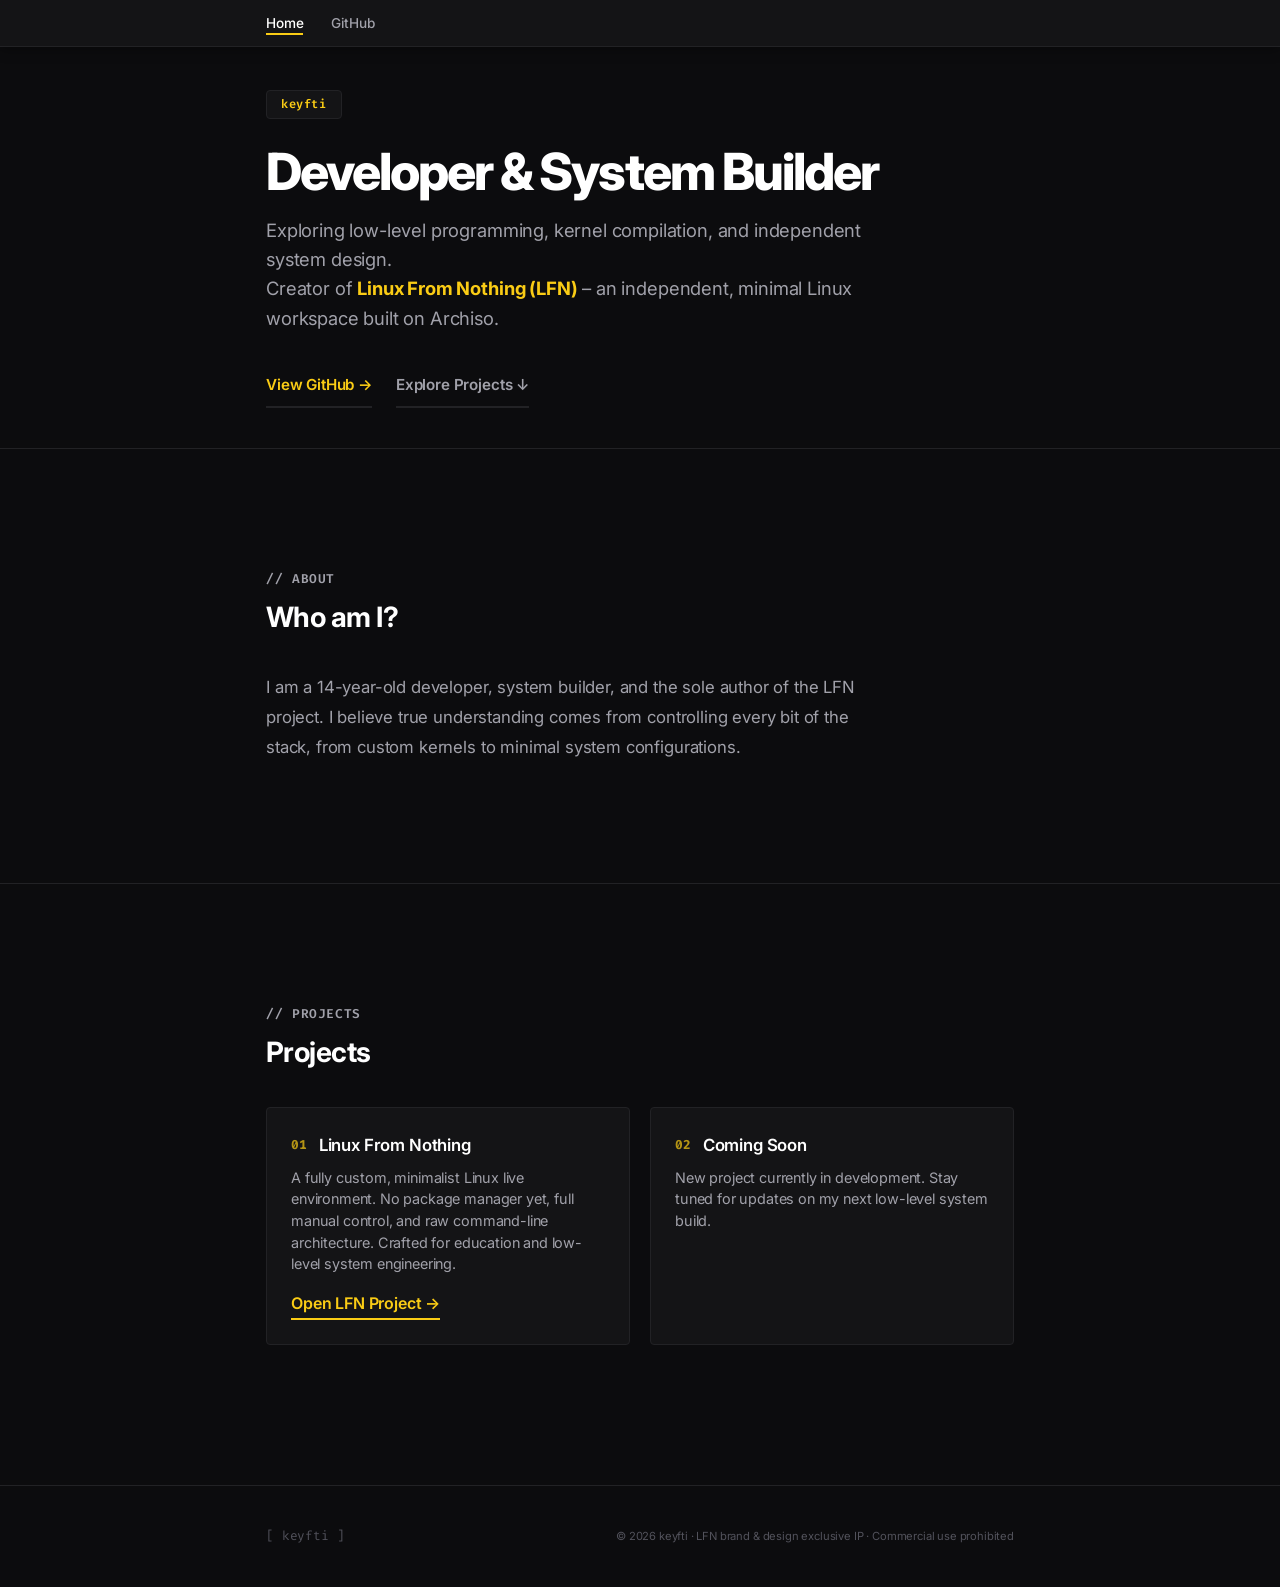
<file: index.html>
<!DOCTYPE html>
<html lang="en">
<head>
    <meta charset="UTF-8">
    <meta name="viewport" content="width=device-width, initial-scale=1.0">
    <title>keyfti · Developer</title>
    <link rel="preconnect" href="https://fonts.googleapis.com">
    <link rel="preconnect" href="https://fonts.gstatic.com" crossorigin>
    <link href="https://fonts.googleapis.com/css2?family=Fira+Code:wght@400;600&family=Inter:wght@400;500;600;700;800&display=swap" rel="stylesheet">
    <link rel="stylesheet" href="style.css">
</head>
<body>

    <nav class="navbar">
        <div class="container nav-container">
            <ul class="nav-links">
                <li><a href="index.html" class="active-link" id="nav-home">Home</a></li>
                <li><a href="https://github.com/keyfti">GitHub</a></li>
            </ul>
        </div>
    </nav>

    <header class="hero" id="hero">
        <div class="container">
            <div class="hero-content">
                <div class="badge fade-in-up delay-1">keyfti</div>
                <h1 class="fade-in-up delay-2">Developer & System Builder</h1>
                <p class="hero-text fade-in-up delay-3">
                    Exploring low-level programming, kernel compilation, and independent system design.<br>
                    Creator of <strong style="color: #facc15;">Linux From Nothing (LFN)</strong> – an independent, minimal Linux workspace built on Archiso.
                </p>
                <div class="hero-buttons fade-in-up delay-4">
                    <a href="https://github.com/keyfti" class="btn-primary">View GitHub &rarr;</a>
                    <a href="#projects" class="btn-secondary">Explore Projects &darr;</a>
                </div>
            </div>
        </div>
    </header>

    <section id="about" class="about fade-in-up visible">
        <div class="container">
            <div class="section-label">// ABOUT</div>
            <h2 class="section-title">Who am I?</h2>
            <p style="color: var(--text-muted); font-size: 1.05rem; max-width: 600px; line-height: 1.8;">
                I am a 14-year-old developer, system builder, and the sole author of the LFN project. I believe true understanding comes from controlling every bit of the stack, from custom kernels to minimal system configurations.
            </p>
        </div>
    </section>

    <section id="projects" class="features fade-in-up visible">
        <div class="container">
            <div class="section-label">// PROJECTS</div>
            <h2 class="section-title">Projects</h2>
            <div class="grid">
                <div class="card">
                    <div class="card-header">
                        <span class="card-num">01</span>
                        <h3>Linux From Nothing</h3>
                    </div>
                    <p>
                        A fully custom, minimalist Linux live environment. No package manager yet, full manual control, and raw command-line architecture. Crafted for education and low-level system engineering.
                    </p>
                    <a href="https://keyfti.github.io/linux-from-nothing/" style="display: inline-block; margin-top: 16px; color: #facc15; font-weight: 600; border-bottom: 2px solid #facc15; padding-bottom: 2px; text-decoration: none;">Open LFN Project &rarr;</a>
                </div>

                <div class="card">
                    <div class="card-header">
                        <span class="card-num">02</span>
                        <h3>Coming Soon</h3>
                    </div>
                    <p>New project currently in development. Stay tuned for updates on my next low-level system build.</p>
                </div>
            </div>
        </div>
    </section>

    <footer>
        <div class="container">
            <div class="footer-content">
                <span class="footer-brand">[ keyfti ]</span>
                <span class="footer-license" style="text-align: right; font-size: 0.7rem;">
                    &copy; 2026 keyfti · LFN brand &amp; design exclusive IP · Commercial use prohibited
                </span>
            </div>
        </div>
    </footer>

    <script src="script.js"></script>
</body>
</html>
</file>
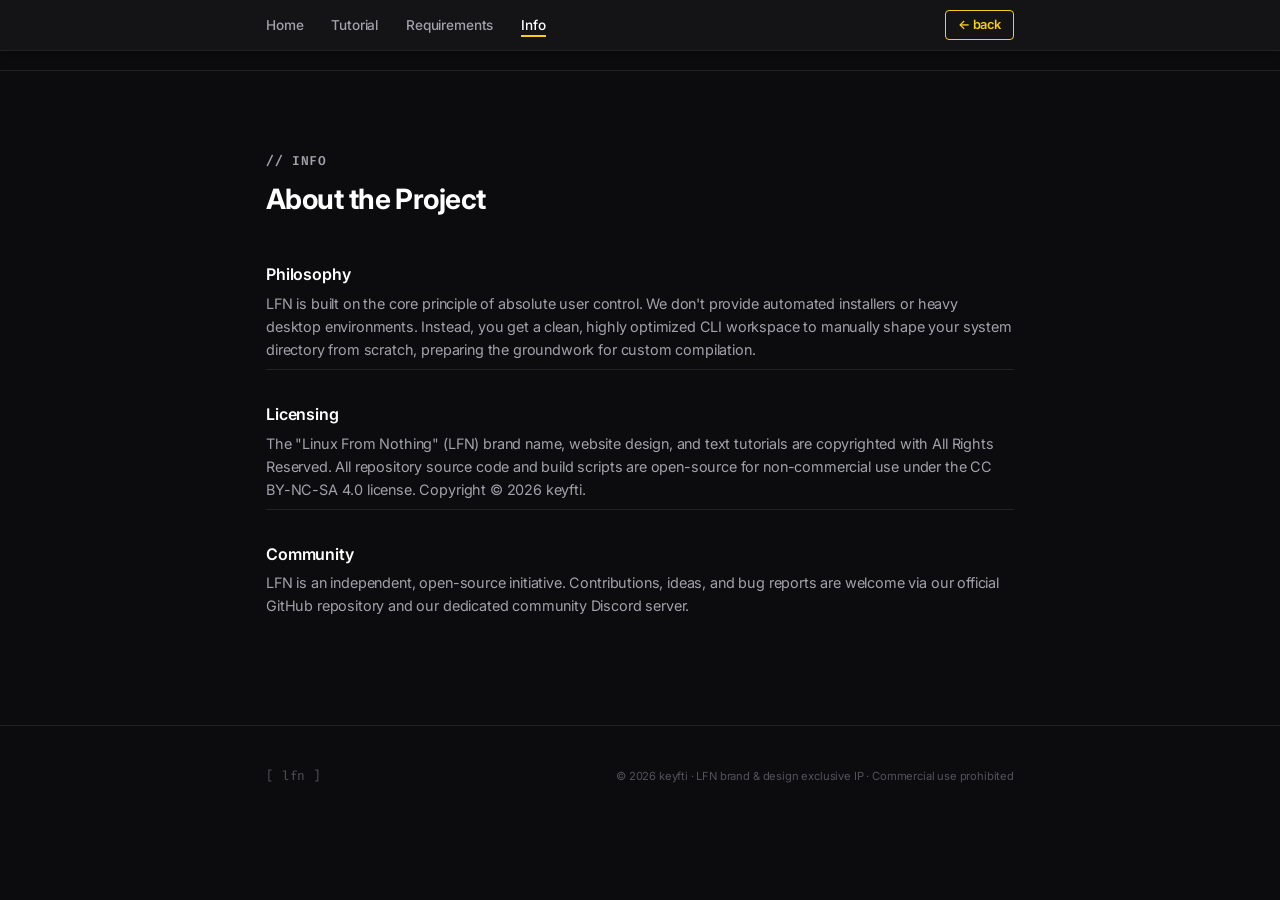
<file: linux-from-nothing/info.html>
<!DOCTYPE html>
<html lang="en">
<head>
    <meta charset="UTF-8">
    <meta name="viewport" content="width=device-width, initial-scale=1.0">
    <title>LFN - Info</title>
    <link rel="preconnect" href="https://fonts.googleapis.com">
    <link rel="preconnect" href="https://fonts.gstatic.com" crossorigin>
    <link href="https://fonts.googleapis.com/css2?family=Fira+Code:wght@400;600&family=Inter:wght@400;500;600;700;800&display=swap" rel="stylesheet">
    <link rel="stylesheet" href="style.css">
</head>
<body>
    <nav class="navbar">
        <div class="container nav-container">
            <ul class="nav-links">
                <li><a href="index.html">Home</a></li>
                <li><a href="tutorial.html">Tutorial</a></li>
                <li><a href="requirements.html">Requirements</a></li>
                <li><a href="info.html" class="active-link">Info</a></li>
            </ul>
            <div class="nav-back">
                <a href="https://keyfti.github.io/" class="back-btn">← back</a>
            </div>
        </div>
    </nav>

    <section class="faq fade-in-up visible">
        <div class="container">
            <div class="section-label">// INFO</div>
            <h2 class="section-title">About the Project</h2>
            
            <div class="faq-list">
                <div class="faq-item delay-1">
                    <h4>Philosophy</h4>
                    <p>LFN is built on the core principle of absolute user control. We don't provide automated installers or heavy desktop environments. Instead, you get a clean, highly optimized CLI workspace to manually shape your system directory from scratch, preparing the groundwork for custom compilation.</p>
                </div>
                <div class="faq-item delay-2">
                    <h4>Licensing</h4>
                    <p>The &quot;Linux From Nothing&quot; (LFN) brand name, website design, and text tutorials are copyrighted with All Rights Reserved. All repository source code and build scripts are open-source for non-commercial use under the CC BY-NC-SA 4.0 license. Copyright &copy; 2026 keyfti.</p>
                </div>
                <div class="faq-item delay-3">
                    <h4>Community</h4>
                    <p>LFN is an independent, open-source initiative. Contributions, ideas, and bug reports are welcome via our official GitHub repository and our dedicated community Discord server.</p>
                </div>
            </div>
        </div>
    </section>

    <footer>
        <div class="container">
            <div class="footer-content">
                <span class="footer-brand">[ lfn ]</span>
                <span class="footer-license" style="text-align: right; font-size: 0.7rem;">
                    &copy; 2026 keyfti · LFN brand &amp; design exclusive IP · Commercial use prohibited
                </span>
            </div>
        </div>
    </footer>
    <script src="script.js"></script>
</body>
</html>
</file>
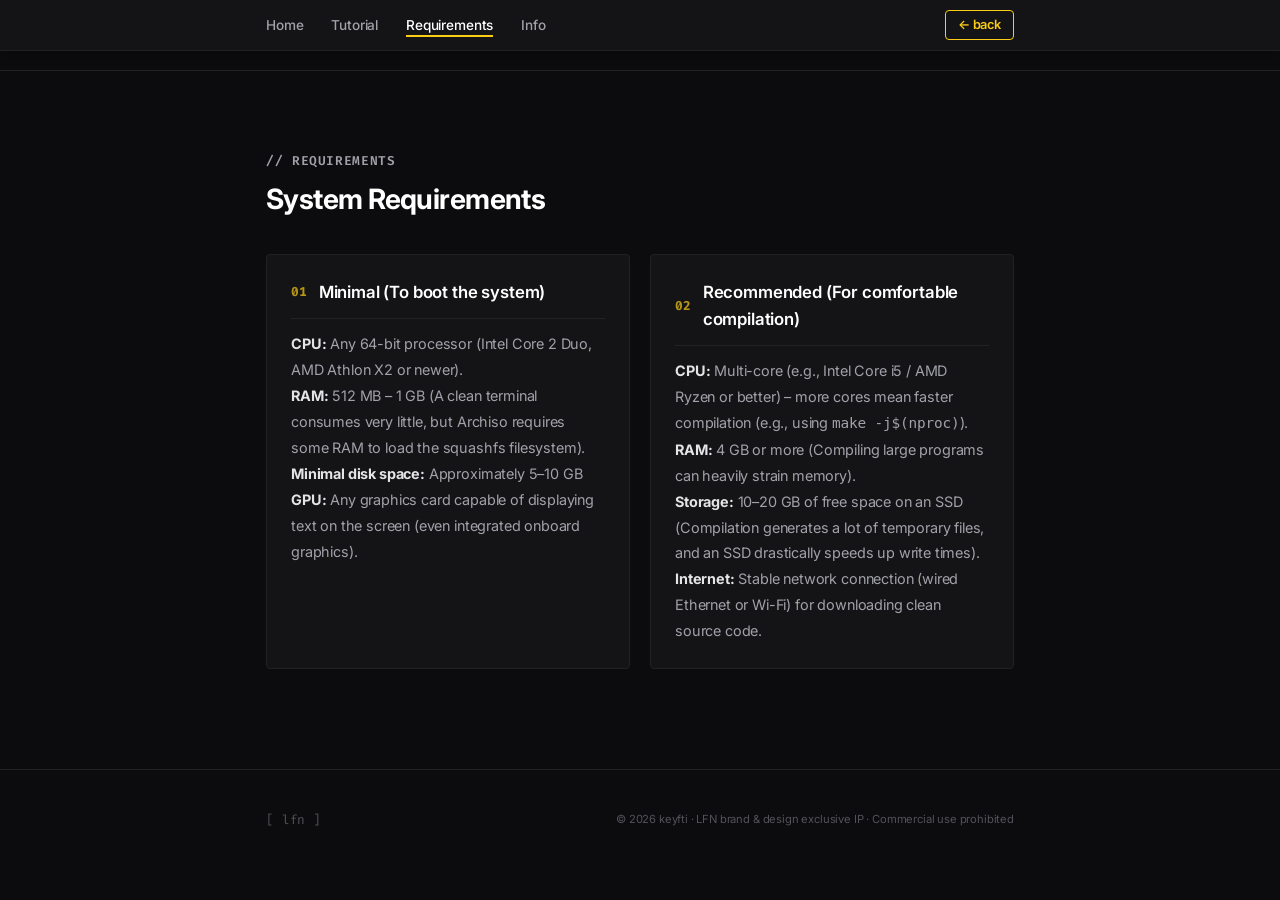
<file: linux-from-nothing/requirements.html>
<!DOCTYPE html>
<html lang="en">
<head>
    <meta charset="UTF-8">
    <meta name="viewport" content="width=device-width, initial-scale=1.0">
    <title>LFN - Requirements</title>
    <link rel="preconnect" href="https://fonts.googleapis.com">
    <link rel="preconnect" href="https://fonts.gstatic.com" crossorigin>
    <link href="https://fonts.googleapis.com/css2?family=Fira+Code:wght@400;600&family=Inter:wght@400;500;600;700;800&display=swap" rel="stylesheet">
    <link rel="stylesheet" href="style.css">
</head>
<body>
    <nav class="navbar">
        <div class="container nav-container">
            <ul class="nav-links">
                <li><a href="index.html">Home</a></li>
                <li><a href="tutorial.html">Tutorial</a></li>
                <li><a href="requirements.html" class="active-link">Requirements</a></li>
                <li><a href="info.html">Info</a></li>
            </ul>
            <div class="nav-back">
                <a href="https://keyfti.github.io/" class="back-btn">← back</a>
            </div>
        </div>
    </nav>

    <section id="requirements" class="features fade-in-up visible">
        <div class="container">
            <div class="section-label">// REQUIREMENTS</div>
            <h2 class="section-title">System Requirements</h2>
            
            <div class="grid" style="grid-template-columns: 1fr 1fr;">
                <div class="card" style="height: 100%;">
                    <div class="card-header" style="border-bottom: 1px solid var(--border); padding-bottom: 12px; margin-bottom: 12px;">
                        <span class="card-num">01</span>
                        <h3>Minimal (To boot the system)</h3>
                    </div>
                    <ul style="list-style: none; padding: 0; color: var(--text-muted); font-size: 0.9rem; line-height: 1.8;">
                        <li><strong style="color: #e4e4e7;">CPU:</strong> Any 64-bit processor (Intel Core 2 Duo, AMD Athlon X2 or newer).</li>
                        <li><strong style="color: #e4e4e7;">RAM:</strong> 512 MB – 1 GB (A clean terminal consumes very little, but Archiso requires some RAM to load the squashfs filesystem).</li>
                        <li><strong style="color: #e4e4e7;">Minimal disk space:</strong> Approximately 5–10 GB</li>
                        <li><strong style="color: #e4e4e7;">GPU:</strong> Any graphics card capable of displaying text on the screen (even integrated onboard graphics).</li>
                    </ul>
                </div>

                <div class="card" style="height: 100%;">
                    <div class="card-header" style="border-bottom: 1px solid var(--border); padding-bottom: 12px; margin-bottom: 12px;">
                        <span class="card-num">02</span>
                        <h3>Recommended (For comfortable compilation)</h3>
                    </div>
                    <ul style="list-style: none; padding: 0; color: var(--text-muted); font-size: 0.9rem; line-height: 1.8;">
                        <li><strong style="color: #e4e4e7;">CPU:</strong> Multi-core (e.g., Intel Core i5 / AMD Ryzen or better) – more cores mean faster compilation (e.g., using <code>make -j$(nproc)</code>).</li>
                        <li><strong style="color: #e4e4e7;">RAM:</strong> 4 GB or more (Compiling large programs can heavily strain memory).</li>
                        <li><strong style="color: #e4e4e7;">Storage:</strong> 10–20 GB of free space on an SSD (Compilation generates a lot of temporary files, and an SSD drastically speeds up write times).</li>
                        <li><strong style="color: #e4e4e7;">Internet:</strong> Stable network connection (wired Ethernet or Wi-Fi) for downloading clean source code.</li>
                    </ul>
                </div>
            </div>
        </div>
    </section>

    <footer>
        <div class="container">
            <div class="footer-content">
                <span class="footer-brand">[ lfn ]</span>
                <span class="footer-license" style="text-align: right; font-size: 0.7rem;">
                    &copy; 2026 keyfti · LFN brand &amp; design exclusive IP · Commercial use prohibited
                </span>
            </div>
        </div>
    </footer>
    <script src="script.js"></script>
</body>
</html>
</file>
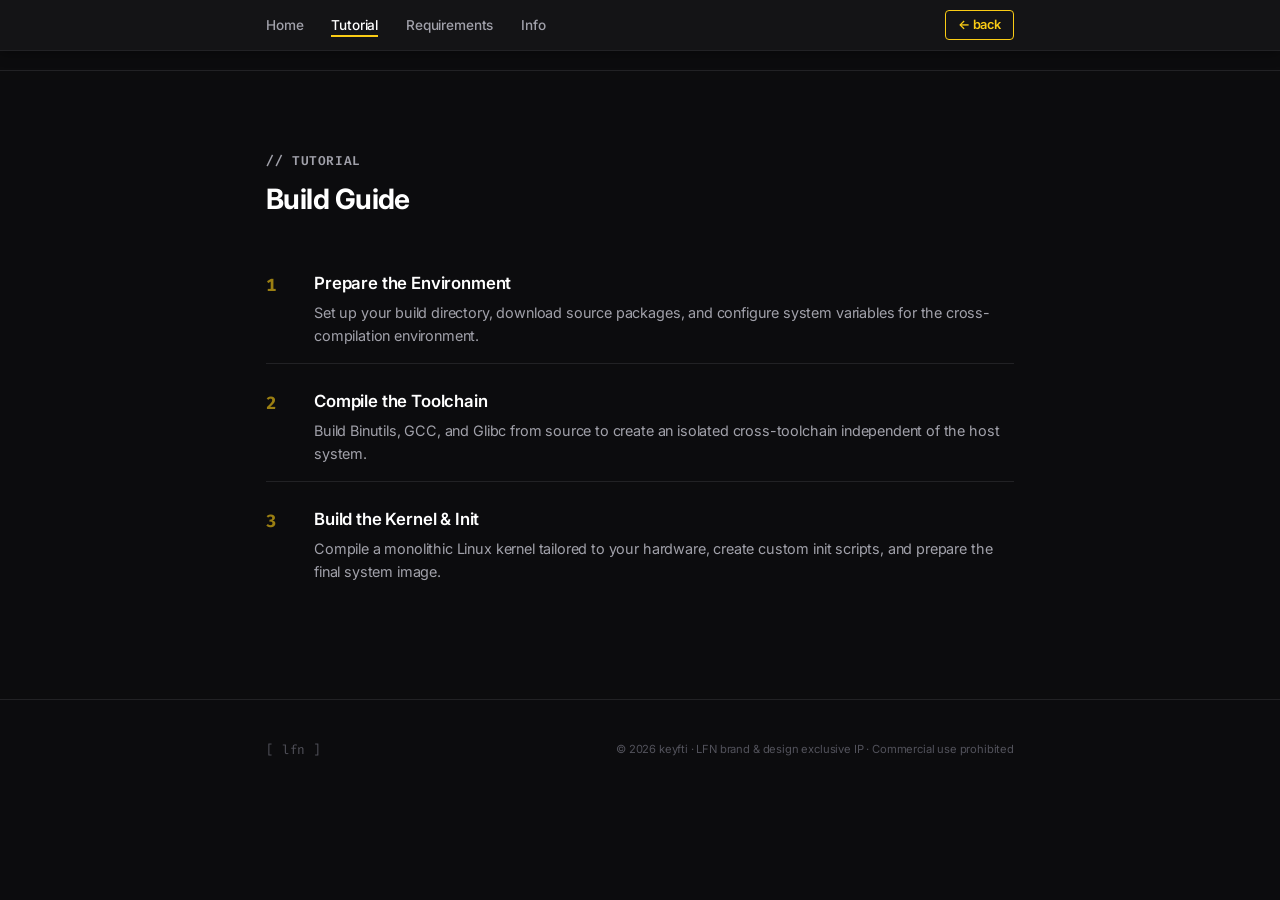
<file: linux-from-nothing/tutorial.html>
<!DOCTYPE html>
<html lang="en">
<head>
    <meta charset="UTF-8">
    <meta name="viewport" content="width=device-width, initial-scale=1.0">
    <title>LFN - Tutorial</title>
    <link rel="preconnect" href="https://fonts.googleapis.com">
    <link rel="preconnect" href="https://fonts.gstatic.com" crossorigin>
    <link href="https://fonts.googleapis.com/css2?family=Fira+Code:wght@400;600&family=Inter:wght@400;500;600;700;800&display=swap" rel="stylesheet">
    <link rel="stylesheet" href="style.css">
</head>
<body>
    <nav class="navbar">
        <div class="container nav-container">
            <ul class="nav-links">
                <li><a href="index.html">Home</a></li>
                <li><a href="tutorial.html" class="active-link">Tutorial</a></li>
                <li><a href="requirements.html">Requirements</a></li>
                <li><a href="info.html">Info</a></li>
            </ul>
            <div class="nav-back">
                <a href="https://keyfti.github.io/" class="back-btn">← back</a>
            </div>
        </div>
    </nav>

    <section class="steps fade-in-up visible">
        <div class="container">
            <div class="section-label">// TUTORIAL</div>
            <h2 class="section-title">Build Guide</h2>
            <div class="steps-flow">
                <div class="step-item delay-1">
                    <div class="step-marker">1</div>
                    <div class="step-content">
                        <h3>Prepare the Environment</h3>
                        <p>Set up your build directory, download source packages, and configure system variables for the cross-compilation environment.</p>
                    </div>
                </div>
                <div class="step-item delay-2">
                    <div class="step-marker">2</div>
                    <div class="step-content">
                        <h3>Compile the Toolchain</h3>
                        <p>Build Binutils, GCC, and Glibc from source to create an isolated cross-toolchain independent of the host system.</p>
                    </div>
                </div>
                <div class="step-item delay-3">
                    <div class="step-marker">3</div>
                    <div class="step-content">
                        <h3>Build the Kernel & Init</h3>
                        <p>Compile a monolithic Linux kernel tailored to your hardware, create custom init scripts, and prepare the final system image.</p>
                    </div>
                </div>
            </div>
        </div>
    </section>

    <footer>
        <div class="container">
            <div class="footer-content">
                <span class="footer-brand">[ lfn ]</span>
                <span class="footer-license" style="text-align: right; font-size: 0.7rem;">
                    &copy; 2026 keyfti · LFN brand &amp; design exclusive IP · Commercial use prohibited
                </span>
            </div>
        </div>
    </footer>
    <script src="script.js"></script>
</body>
</html>
</file>
<file: style.css>
* { margin: 0; padding: 0; box-sizing: border-box; }
:root {
    --bg: #0c0c0e; --surface: #141416; --border: #222225; --border-hover: #facc15;
    --text-main: #f3f4f6; --text-muted: #a1a1aa; --text-dim: #52525b; --accent: #facc15;
    --font-sans: 'Inter', sans-serif; --font-mono: 'Fira Code', monospace;
}
html { scroll-behavior: smooth; }
body {
    background-color: var(--bg); color: var(--text-main);
    font-family: var(--font-sans); line-height: 1.6;
    letter-spacing: -0.01em; padding-top: 70px;
    transition: opacity 0.3s ease;
}
body.fade-out { opacity: 0; }
.container { max-width: 780px; margin: 0 auto; padding: 0 16px; }

/* Navbar */
.navbar {
    position: fixed; top: 0; left: 0; width: 100%;
    background: var(--surface); border-bottom: 1px solid var(--border);
    padding: 10px 0; z-index: 9999; box-shadow: 0 2px 12px rgba(0,0,0,0.4);
}
.nav-container { display: flex; justify-content: space-between; align-items: center; }
.nav-links { list-style: none; display: flex; gap: 28px; padding: 0; }
.nav-links a {
    color: var(--text-muted); text-decoration: none; font-size: 0.85rem;
    font-weight: 500; transition: color 0.2s ease, transform 0.2s ease;
    border-bottom: 2px solid transparent; padding-bottom: 2px;
}

/* --- Kluczowe podkreślenia --- */
/* Działa automatycznie, gdy klikniesz w link z #about lub #projects */
.nav-links a:hover, 
.nav-links a.active-link,
.nav-links a:focus {
    color: #ffffff !important;
    border-bottom-color: var(--accent) !important;
    transform: translateY(-1px);
}

/* Dzięki :target podkreśla się idealnie przy kliknięciu */
#about:target ~ * #nav-about,
#projects:target ~ * #nav-projects,
#hero:target ~ * #nav-home {
    color: #ffffff !important;
    border-bottom-color: var(--accent) !important;
    transform: translateY(-1px);
}

/* Typo */
.section-label { font-family: var(--font-mono); font-size: 0.8rem; font-weight: 600; letter-spacing: 0.05em; color: var(--text-muted); margin-bottom: 6px; }
.section-title { font-size: 1.75rem; font-weight: 700; letter-spacing: -0.02em; color: #ffffff; margin-bottom: 32px; }

/* Animacje wejścia */
.fade-in-up {
    opacity: 0;
    transform: translateY(20px);
    transition: opacity 0.7s ease, transform 0.7s ease;
}
.fade-in-up.visible { opacity: 1; transform: translateY(0); }
.delay-1 { transition-delay: 0.1s; }
.delay-2 { transition-delay: 0.2s; }
.delay-3 { transition-delay: 0.3s; }
.delay-4 { transition-delay: 0.4s; }

/* Hero */
.hero { padding: 20px 0 40px; }
.badge { display: inline-flex; align-items: center; background: var(--surface); border: 1px solid var(--border); color: var(--accent); font-family: var(--font-mono); font-size: 0.75rem; font-weight: 600; padding: 4px 14px; border-radius: 4px; margin-bottom: 24px; letter-spacing: 0.05em; }
.hero h1 { font-size: 3.2rem; font-weight: 800; letter-spacing: -0.04em; color: #ffffff; margin-bottom: 16px; line-height: 1.1; }
.hero-text { font-size: 1.15rem; color: var(--text-muted); max-width: 600px; margin-bottom: 32px; font-weight: 400; }
.hero-buttons { display: flex; gap: 24px; flex-wrap: wrap; }
.btn-primary, .btn-secondary {
    display: inline-block; text-decoration: none; font-weight: 600; font-size: 0.95rem; padding: 8px 0; border-bottom: 2px solid var(--border); transition: all 0.2s ease;
}
.btn-primary { color: var(--accent); }
.btn-primary:hover { color: #ffffff; border-bottom-color: var(--accent); }
.btn-secondary { color: var(--text-muted); }
.btn-secondary:hover { color: #ffffff; border-bottom-color: #ffffff; }

/* Sekcje */
.features, .about { padding: 120px 0; border-top: 1px solid var(--border); }
#hero, #about, #projects { scroll-margin-top: 70px; }

.grid { display: grid; grid-template-columns: repeat(auto-fit, minmax(200px, 1fr)); gap: 20px; }
.card { background: var(--surface); border: 1px solid var(--border); border-radius: 4px; padding: 24px; transition: all 0.3s cubic-bezier(0.16, 1, 0.3, 1); }
.card:hover { border-color: var(--border-hover); transform: translateY(-4px) scale(1.02); box-shadow: 0 8px 24px rgba(250, 204, 21, 0.15); }
.card-header { display: flex; align-items: center; gap: 12px; margin-bottom: 8px; }
.card-num { font-family: var(--font-mono); font-size: 0.8rem; font-weight: 700; color: var(--accent); opacity: 0.7; }
.card h3 { font-size: 1.05rem; font-weight: 600; color: #ffffff; }
.card p { color: var(--text-muted); font-size: 0.9rem; line-height: 1.5; }

/* Footer */
footer { padding: 40px 0; border-top: 1px solid var(--border); margin-top: 20px; }
.footer-content { display: flex; justify-content: space-between; align-items: center; flex-wrap: wrap; gap: 12px; }
.footer-brand { font-family: var(--font-mono); color: var(--text-dim); font-size: 0.8rem; }
.footer-license { color: var(--text-dim); }

@media (max-width: 640px) {
    body { padding-top: 60px; }
    #hero, #about, #projects { scroll-margin-top: 60px; }
    .nav-links { gap: 14px; }
    .nav-links a { font-size: 0.75rem; }
    .hero h1 { font-size: 2.2rem; }
    .grid { grid-template-columns: 1fr; }
}
</file>
<file: linux-from-nothing/style.css>
* { margin: 0; padding: 0; box-sizing: border-box; }
:root {
    --bg: #0c0c0e; --surface: #141416; --border: #222225; --border-hover: #facc15;
    --text-main: #f3f4f6; --text-muted: #a1a1aa; --text-dim: #52525b; --accent: #facc15;
    --font-sans: 'Inter', sans-serif; --font-mono: 'Fira Code', monospace;
}
html { scroll-behavior: smooth; }
body {
    background-color: var(--bg); color: var(--text-main);
    font-family: var(--font-sans); line-height: 1.6;
    letter-spacing: -0.01em; padding-top: 70px;
}
.container { max-width: 780px; margin: 0 auto; padding: 0 16px; }

.navbar {
    position: fixed; top: 0; left: 0; width: 100%;
    background: var(--surface); border-bottom: 1px solid var(--border);
    padding: 10px 0; z-index: 9999; box-shadow: 0 2px 12px rgba(0,0,0,0.4);
}
.nav-container { display: flex; justify-content: space-between; align-items: center; }
.nav-links { list-style: none; display: flex; gap: 28px; padding: 0; }
.nav-links a {
    color: var(--text-muted); text-decoration: none; font-size: 0.85rem;
    font-weight: 500; transition: color 0.2s ease, transform 0.2s ease;
    border-bottom: 2px solid transparent; padding-bottom: 2px;
}

.nav-links a:hover, .nav-links a.active-link {
    color: #ffffff !important;
    border-bottom-color: var(--accent) !important;
    transform: translateY(-1px);
}

.nav-back {
    display: flex;
    align-items: center;
}
.back-btn {
    color: var(--accent);
    text-decoration: none;
    font-size: 0.8rem;
    font-weight: 600;
    padding: 4px 12px;
    border: 1px solid var(--accent);
    border-radius: 4px;
    transition: all 0.2s ease;
}
.back-btn:hover {
    background: var(--accent);
    color: var(--bg);
    border-color: var(--accent);
    transform: translateX(-2px);
}

.section-label { font-family: var(--font-mono); font-size: 0.8rem; font-weight: 600; letter-spacing: 0.05em; color: var(--text-muted); margin-bottom: 6px; }
.section-title { font-size: 1.75rem; font-weight: 700; letter-spacing: -0.02em; color: #ffffff; margin-bottom: 32px; }

.fade-in-up {
    opacity: 0;
    transform: translateY(20px);
    transition: opacity 0.7s ease, transform 0.7s ease;
}
.fade-in-up.visible { opacity: 1; transform: translateY(0); }
.delay-1 { transition-delay: 0.1s; }
.delay-2 { transition-delay: 0.2s; }
.delay-3 { transition-delay: 0.3s; }
.delay-4 { transition-delay: 0.4s; }

.animate-slide-down {
    animation: slideDown 0.6s cubic-bezier(0.16, 1, 0.3, 1) forwards;
    opacity: 0;
    transform: translateY(-40px);
}
@keyframes slideDown {
    to { opacity: 1; transform: translateY(0); }
}

.hero { padding: 20px 0 40px; }
.badge { display: inline-flex; align-items: center; background: var(--surface); border: 1px solid var(--border); color: var(--accent); font-family: var(--font-mono); font-size: 0.75rem; font-weight: 600; padding: 4px 14px; border-radius: 4px; margin-bottom: 24px; letter-spacing: 0.05em; cursor: default; }
.hero h1 { font-size: 3.2rem; font-weight: 800; letter-spacing: -0.04em; color: #ffffff; margin-bottom: 16px; line-height: 1.1; }
.hero-text { font-size: 1.15rem; color: var(--text-muted); max-width: 600px; margin-bottom: 32px; font-weight: 400; }
.hero-buttons { display: flex; gap: 24px; flex-wrap: wrap; }
.btn-primary, .btn-secondary {
    display: inline-block; text-decoration: none; font-weight: 600; font-size: 0.95rem; padding: 8px 0; border-bottom: 2px solid var(--border); transition: all 0.2s ease;
}
.btn-primary { color: var(--accent); }
.btn-primary:hover { color: #ffffff; border-bottom-color: var(--accent); }
.btn-secondary { color: var(--text-muted); }
.btn-secondary:hover { color: #ffffff; border-bottom-color: #ffffff; }

.terminal { background: #0a0a0c; border: 1px solid var(--border); border-radius: 8px; margin-bottom: 48px; overflow: hidden; box-shadow: 0 8px 24px rgba(0,0,0,0.6); transition: opacity 0.3s ease, transform 0.3s ease; }
.terminal-header { background: #121214; padding: 10px 16px; display: flex; justify-content: space-between; align-items: center; border-bottom: 1px solid var(--border); }
.terminal-title { color: #666; font-family: var(--font-mono); font-size: 0.8rem; font-weight: 400; margin-left: auto; margin-right: auto; transform: translateX(-24px); }
.terminal-dots { display: flex; gap: 8px; }
.terminal-dots span { width: 12px; height: 12px; border-radius: 50%; }
.terminal-dots span:nth-child(1) { background: #ff5f56; cursor: pointer; }
.terminal-dots span:nth-child(2) { background: #ffbd2e; }
.terminal-dots span:nth-child(3) { background: #27c93f; }
.terminal-dots span:nth-child(1):hover { opacity: 0.7; }
.terminal-body { padding: 24px; font-family: var(--font-mono); font-size: 0.9rem; line-height: 1.8; min-height: 280px; }
.terminal-body .line { display: flex; align-items: center; flex-wrap: wrap; }
.terminal-body .prompt { color: var(--accent); font-weight: 600; margin-right: 12px; }
.terminal-body .cmd { color: #e4e4e7; }
.output-container { display: flex; gap: 24px; padding: 12px 0 8px 20px; align-items: flex-start; flex-wrap: wrap; }
.tux-side { flex-shrink: 0; cursor: pointer; }
.tux-img { width: 110px; height: auto; display: block; image-rendering: pixelated; }
.sys-side { color: var(--text-muted); font-family: var(--font-mono); font-size: 0.85rem; line-height: 2; }
.sys-side strong { color: #e4e4e7; font-weight: 600; }
.cursor { display: inline-block; width: 10px; height: 18px; background: var(--accent); border: none; outline: none; animation: blink 1s step-end infinite; margin-left: 2px; cursor: pointer; }
@keyframes blink { 50% { opacity: 0; } }

.features, .steps, .faq, .about { padding: 80px 0; border-top: 1px solid var(--border); }
.grid { display: grid; grid-template-columns: repeat(auto-fit, minmax(200px, 1fr)); gap: 20px; }
.card { background: var(--surface); border: 1px solid var(--border); border-radius: 4px; padding: 24px; transition: all 0.3s cubic-bezier(0.16, 1, 0.3, 1); }
.card:hover { border-color: var(--border-hover); transform: translateY(-4px) scale(1.02); box-shadow: 0 8px 24px rgba(250, 204, 21, 0.15); }
.card-header { display: flex; align-items: center; gap: 12px; margin-bottom: 8px; }
.card-num { font-family: var(--font-mono); font-size: 0.8rem; font-weight: 700; color: var(--accent); opacity: 0.7; }
.card h3 { font-size: 1.05rem; font-weight: 600; color: #ffffff; }
.card p { color: var(--text-muted); font-size: 0.9rem; line-height: 1.5; }
.steps-flow { display: flex; flex-direction: column; gap: 8px; }
.step-item { display: flex; align-items: flex-start; gap: 24px; padding: 16px 0; border-bottom: 1px solid var(--border); transition: transform 0.2s ease; }
.step-item:hover { transform: translateX(6px); }
.step-item:last-child { border-bottom: none; }
.step-marker { font-family: var(--font-mono); font-weight: 700; font-size: 1.1rem; color: var(--accent); opacity: 0.6; min-width: 24px; margin-top: 2px; }
.step-content h3 { font-size: 1.05rem; font-weight: 600; color: #ffffff; margin-bottom: 4px; }
.step-content p { color: var(--text-muted); font-size: 0.9rem; }
.faq-list { display: flex; flex-direction: column; gap: 24px; }
.faq-item { padding: 8px 0; transition: transform 0.2s ease; border-bottom: 1px solid var(--border); }
.faq-item:last-child { border-bottom: none; }
.faq-item:hover { transform: translateX(6px); }
.faq-item h4 { color: #ffffff; font-size: 1rem; font-weight: 600; margin-bottom: 4px; }
.faq-item p { color: var(--text-muted); font-size: 0.9rem; }

#hero, #about, #projects {
    scroll-margin-top: 70px; 
}

footer { padding: 40px 0; border-top: 1px solid var(--border); margin-top: 20px; }
.footer-content { display: flex; justify-content: space-between; align-items: center; flex-wrap: wrap; gap: 12px; }
.footer-brand { font-family: var(--font-mono); color: var(--text-dim); font-size: 0.8rem; }
.footer-license { text-align: right; font-size: 0.7rem; color: var(--text-dim); }

@media (max-width: 640px) {
    body { padding-top: 60px; }

    #hero, #about, #projects { scroll-margin-top: 60px; }
    .nav-links { gap: 14px; }
    .nav-links a { font-size: 0.75rem; }
    .nav-back .back-btn { font-size: 0.7rem; padding: 2px 8px; }
    .hero h1 { font-size: 2.2rem; }
    .grid { grid-template-columns: 1fr; }
    .output-container { flex-direction: column; align-items: center; }
    .tux-img { width: 80px; }
}
</file>
